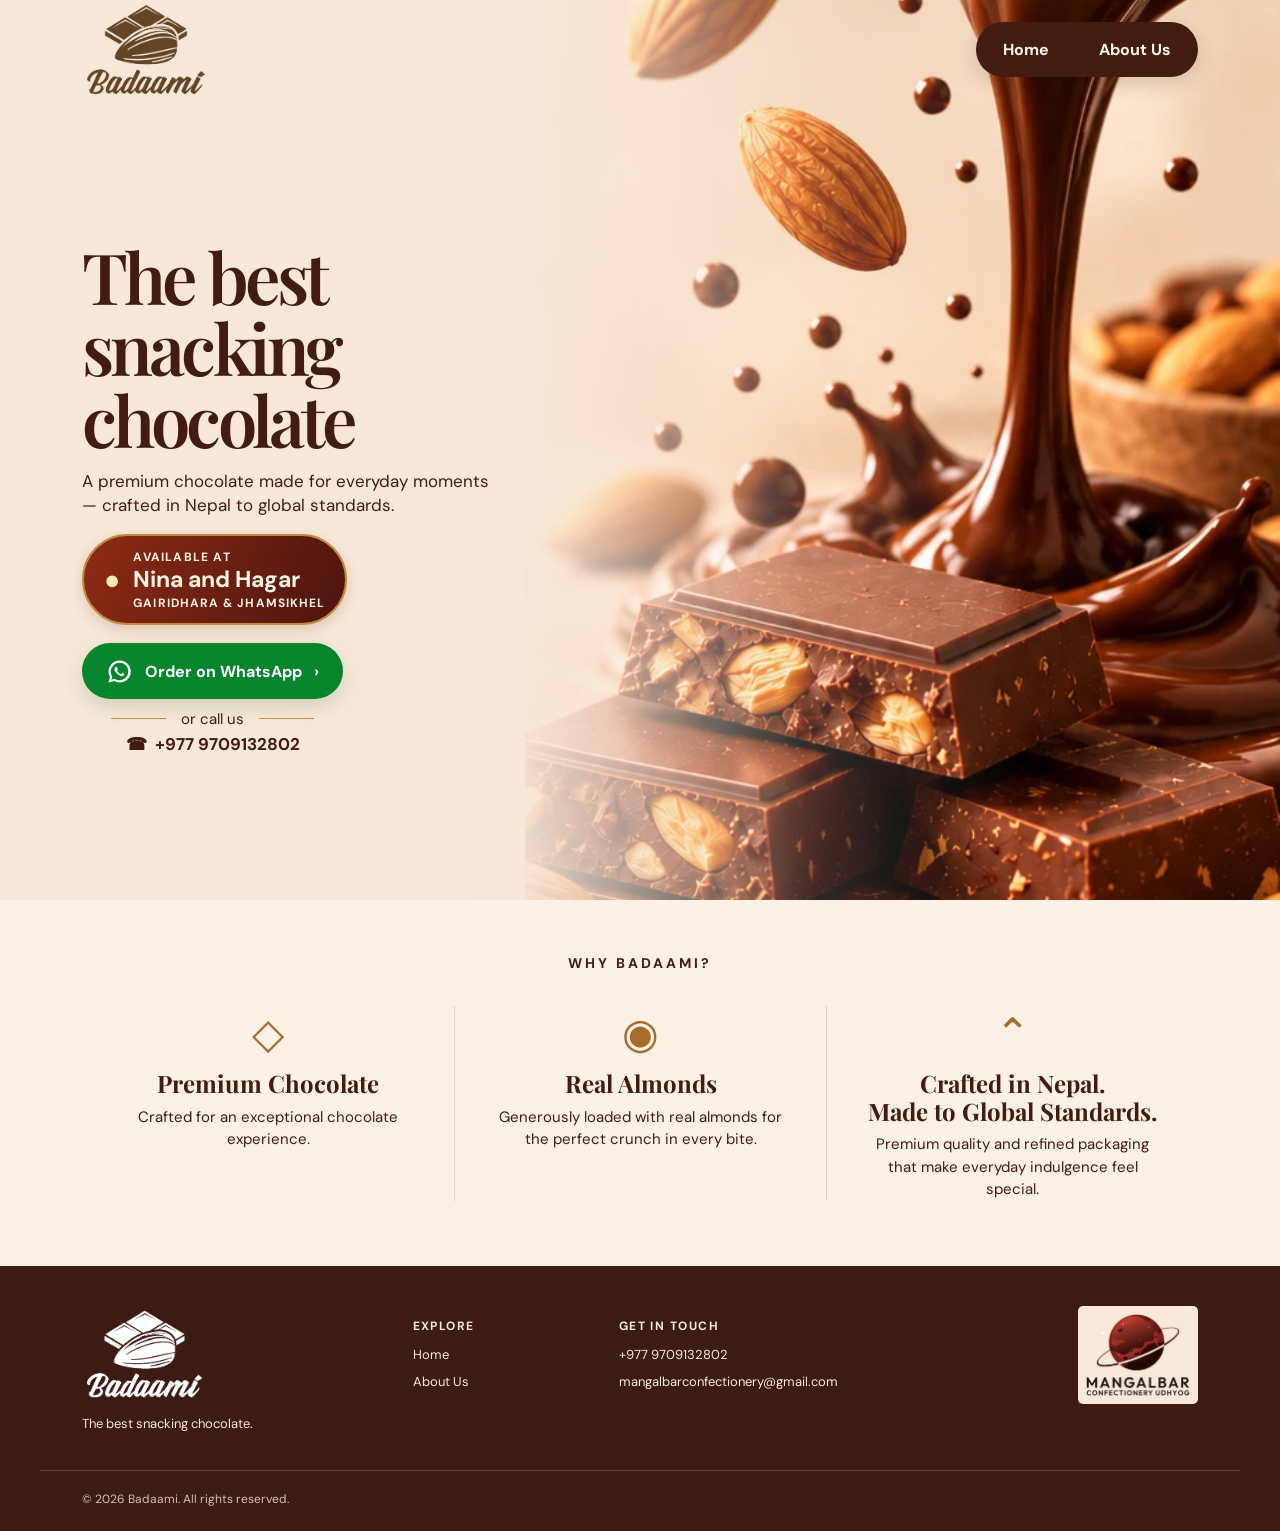
<file: index.html>
<!doctype html><html lang="en"><head><meta charset="utf-8"><meta name="viewport" content="width=device-width, initial-scale=1"><meta name="theme-color" content="#f8e9da"><meta name="description" content="Badaami almond chocolate, crafted in Nepal. Available at Nina and Hagar, Gairidhara and Jhamsikhel. Order on WhatsApp."><title>Badaami | Premium Snacking Chocolate Made in Nepal</title><link rel="preload" as="image" href="assets/chocolate-almond-hero.webp"><link rel="stylesheet" href="styles.css"></head><body><header class="header"><div class="wrap nav"><a href="index.html" aria-label="Badaami home"><img class="logo" src="assets/badami-logo-transparent.png" alt="Badaami"></a><button class="menu-toggle" aria-label="Toggle navigation" aria-expanded="false">☰</button><nav class="links" aria-label="Main navigation"><a href="index.html">Home</a><a href="about.html">About Us</a></nav></div></header><main><section class="hero"><div class="hero-photo" role="img" aria-label="Chocolate pouring over almond-filled chocolate pieces and whole almonds"></div><div class="wrap hero-inner"><div class="hero-copy"><div class="eyebrow">MADE IN NEPAL <span class="nepal-flag"><img src="assets/nepal-flag.svg" alt="Nepal flag" width="17" height="21"></span></div><h1>The best<br>snacking<br>chocolate</h1><p class="intro">A premium chocolate made for everyday moments — crafted in Nepal to global standards.</p><div class="stockist"><div class="pin" aria-hidden="true">●</div><div><span>AVAILABLE AT</span><strong>Nina and Hagar</strong><small>GAIRIDHARA &amp; JHAMSIKHEL</small></div></div><div class="order-group"><a class="wa-button" href="https://wa.me/9779709132802?text=Namaste%21%20I%20would%20like%20to%20order%20Badaami%20chocolate." target="_blank" rel="noopener noreferrer"><svg viewBox="0 0 32 32" aria-hidden="true"><path fill="currentColor" d="M16 3A13 13 0 0 0 4.7 22.4L3 29l6.8-1.8A13 13 0 1 0 16 3Zm0 23.4a10.4 10.4 0 0 1-5.3-1.5l-.4-.2-4 1 1.1-3.9-.3-.4A10.4 10.4 0 1 1 16 26.4Zm5.7-7.7c-.3-.2-1.7-.9-2-1-.3-.1-.5-.2-.7.2-.2.3-.8 1-.9 1.1-.2.1-.4.2-.7 0a8.5 8.5 0 0 1-2.5-1.5 9.5 9.5 0 0 1-1.7-2.1c-.2-.3 0-.5.1-.6l.5-.5c.1-.2.2-.3.3-.5.1-.2 0-.4 0-.5l-.9-2.2c-.2-.5-.5-.5-.7-.5h-.6c-.2 0-.5.1-.8.4-.3.3-1 1-1 2.4s1 2.8 1.2 3c.1.2 2 3 4.8 4.2.7.3 1.2.5 1.6.6.7.2 1.3.2 1.8.1.5-.1 1.7-.7 1.9-1.4.2-.7.2-1.2.1-1.4-.1-.2-.3-.3-.6-.4Z"/></svg>Order on WhatsApp <span aria-hidden="true">›</span></a><div class="call-line">or call us</div><a class="phone" href="tel:+9779709132802">☎ &nbsp;+977 9709132802</a></div></div></div></section><section class="why"><div class="wrap"><div class="section-label">WHY BADAAMI?</div><div class="features"><article><div class="feature-icon">◇</div><h2>Premium Chocolate</h2><p>Crafted for an exceptional chocolate experience.</p></article><article><div class="feature-icon">◉</div><h2>Real Almonds</h2><p>Generously loaded with real almonds for the perfect crunch in every bite.</p></article><article><div class="feature-icon">⌃</div><h2>Crafted in Nepal.<br>Made to Global Standards.</h2><p>Premium quality and refined packaging that make everyday indulgence feel special.</p></article></div></div></section></main><footer class="footer"><div class="wrap foot-grid"><div><img class="foot-logo" src="assets/badami-logo-transparent.png" alt="Badaami"><p>The best snacking chocolate.</p></div><div><h3>Explore</h3><a href="index.html">Home</a><a href="about.html">About Us</a></div><div><h3>Get in touch</h3><a href="tel:+9779709132802">+977 9709132802</a><a href="mailto:mangalbarconfectionery@gmail.com">mangalbarconfectionery@gmail.com</a></div><div><img class="maker" src="assets/mangalbar-logo-transparent.png" alt="Mangalbar Confectionery Udhyog"></div></div><div class="wrap copyright">© 2026 Badaami. All rights reserved.</div></footer><script src="script.js" defer></script></body></html>
</file>
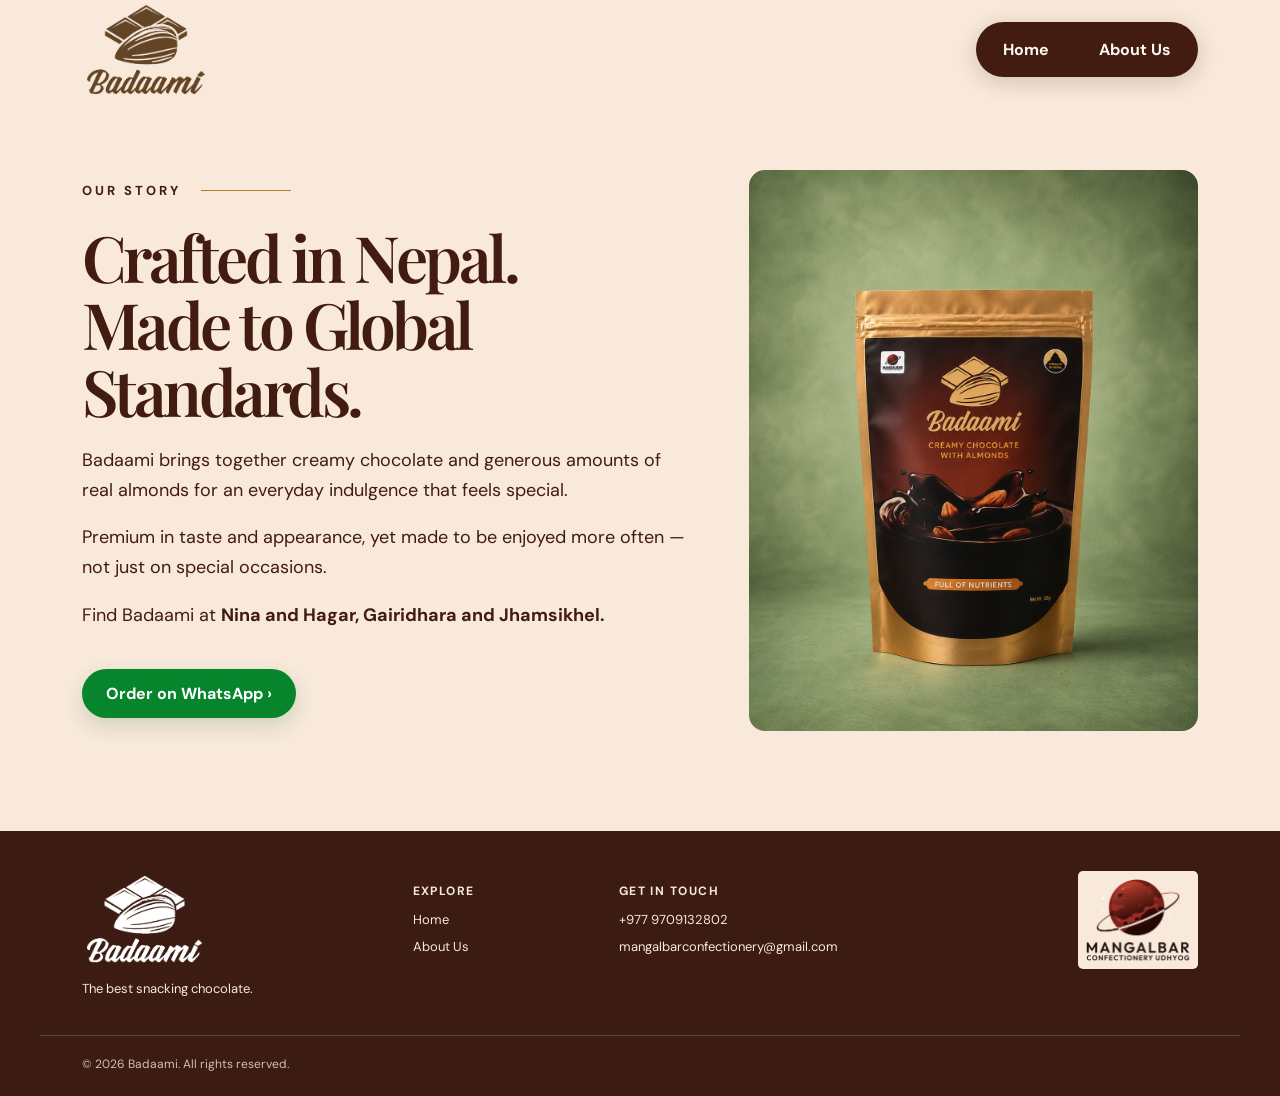
<file: about.html>
<!doctype html><html lang="en"><head><meta charset="utf-8"><meta name="viewport" content="width=device-width, initial-scale=1"><meta name="theme-color" content="#f8e9da"><meta name="description" content="Discover Badaami, a premium almond chocolate brand crafted in Nepal."><title>About Us | Badaami</title><link rel="stylesheet" href="styles.css"></head><body><header class="header"><div class="wrap nav"><a href="index.html" aria-label="Badaami home"><img class="logo" src="assets/badami-logo-transparent.png" alt="Badaami"></a><button class="menu-toggle" aria-label="Toggle navigation" aria-expanded="false">☰</button><nav class="links" aria-label="Main navigation"><a href="index.html">Home</a><a href="about.html">About Us</a></nav></div></header><main><section class="about-hero"><div class="wrap about-grid"><div><div class="eyebrow">OUR STORY <span></span></div><h1>Crafted in Nepal.<br>Made to Global Standards.</h1><p>Badaami brings together creamy chocolate and generous amounts of real almonds for an everyday indulgence that feels special.</p><p>Premium in taste and appearance, yet made to be enjoyed more often — not just on special occasions.</p><p>Find Badaami at <strong>Nina and Hagar, Gairidhara and Jhamsikhel.</strong></p><a class="wa-button" href="https://wa.me/9779709132802?text=Namaste%21%20I%20would%20like%20to%20order%20Badaami%20chocolate." target="_blank" rel="noopener noreferrer">Order on WhatsApp ›</a></div><img src="assets/badaami-product-pack.png" alt="Badaami creamy chocolate with almonds retail pouch"></div></section></main><footer class="footer"><div class="wrap foot-grid"><div><img class="foot-logo" src="assets/badami-logo-transparent.png" alt="Badaami"><p>The best snacking chocolate.</p></div><div><h3>Explore</h3><a href="index.html">Home</a><a href="about.html">About Us</a></div><div><h3>Get in touch</h3><a href="tel:+9779709132802">+977 9709132802</a><a href="mailto:mangalbarconfectionery@gmail.com">mangalbarconfectionery@gmail.com</a></div><div><img class="maker" src="assets/mangalbar-logo-transparent.png" alt="Mangalbar Confectionery Udhyog"></div></div><div class="wrap copyright">© 2026 Badaami. All rights reserved.</div></footer><script src="script.js" defer></script></body></html>
</file>
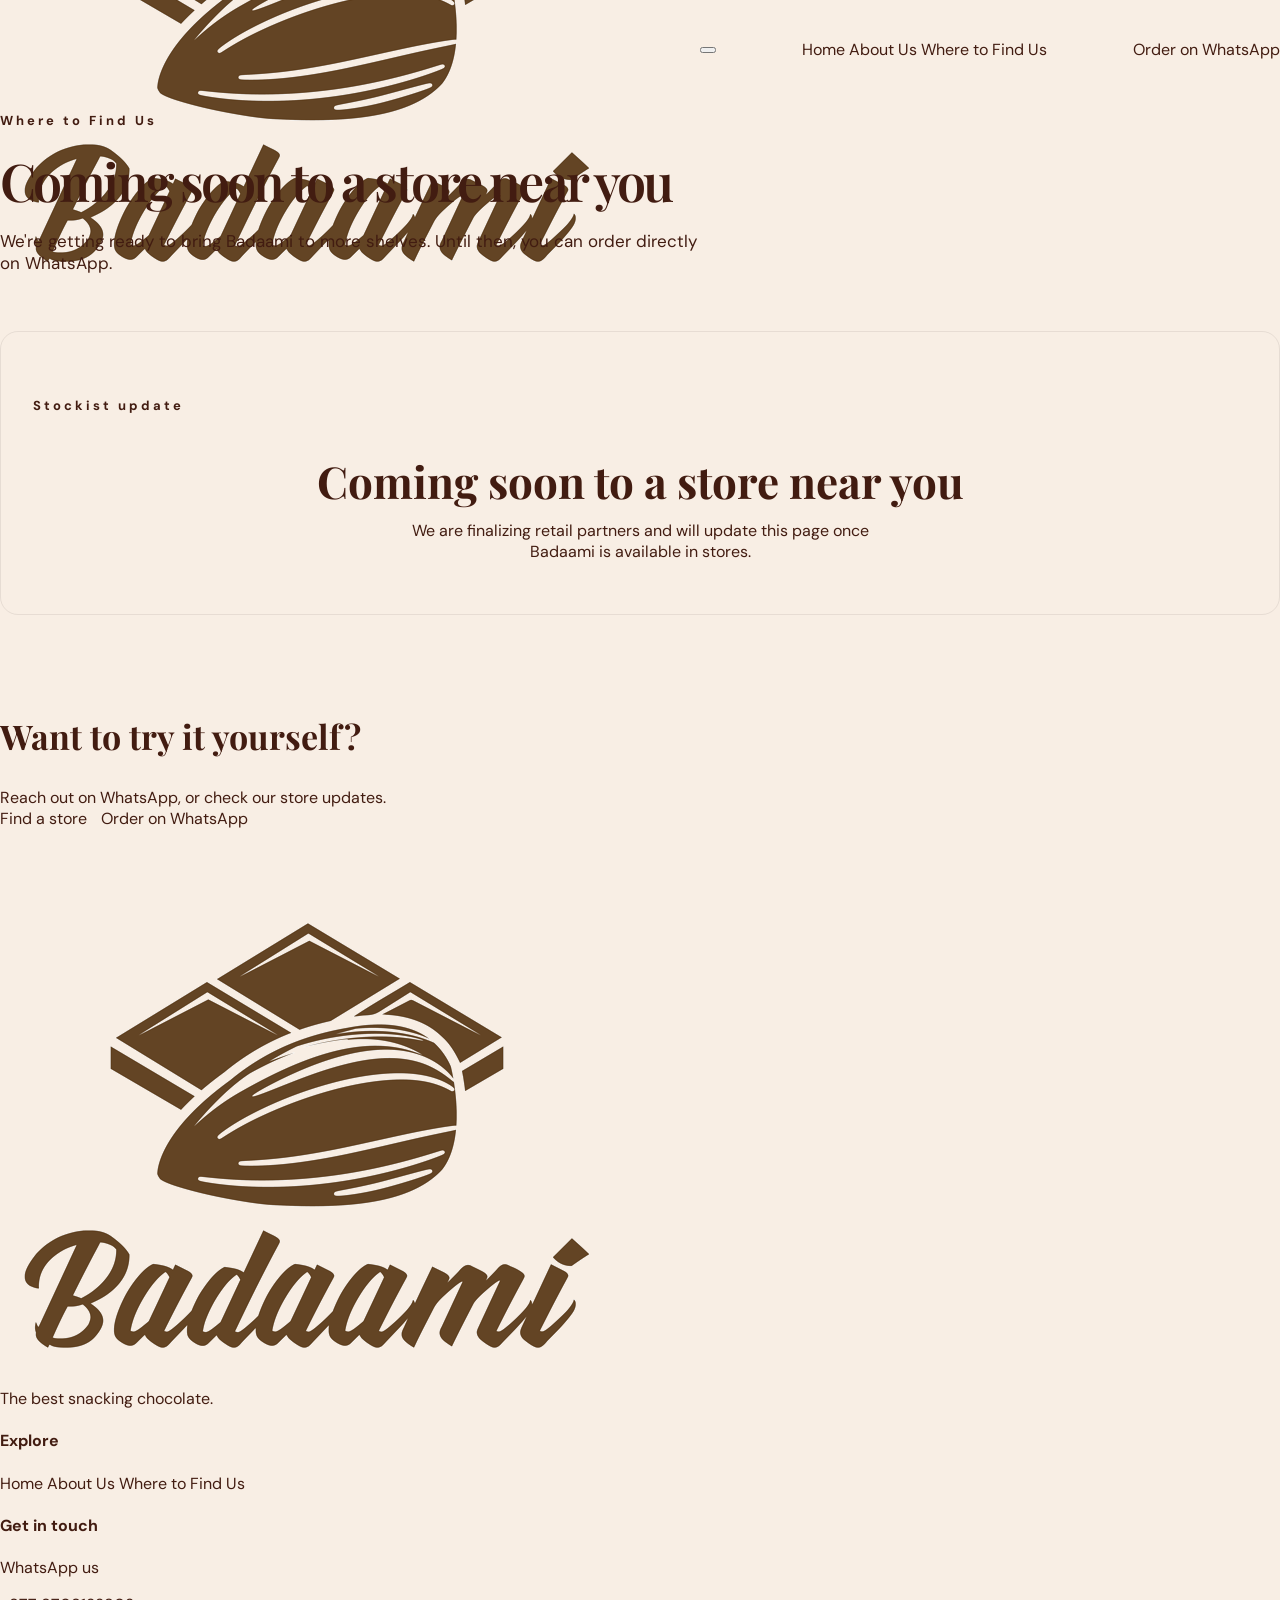
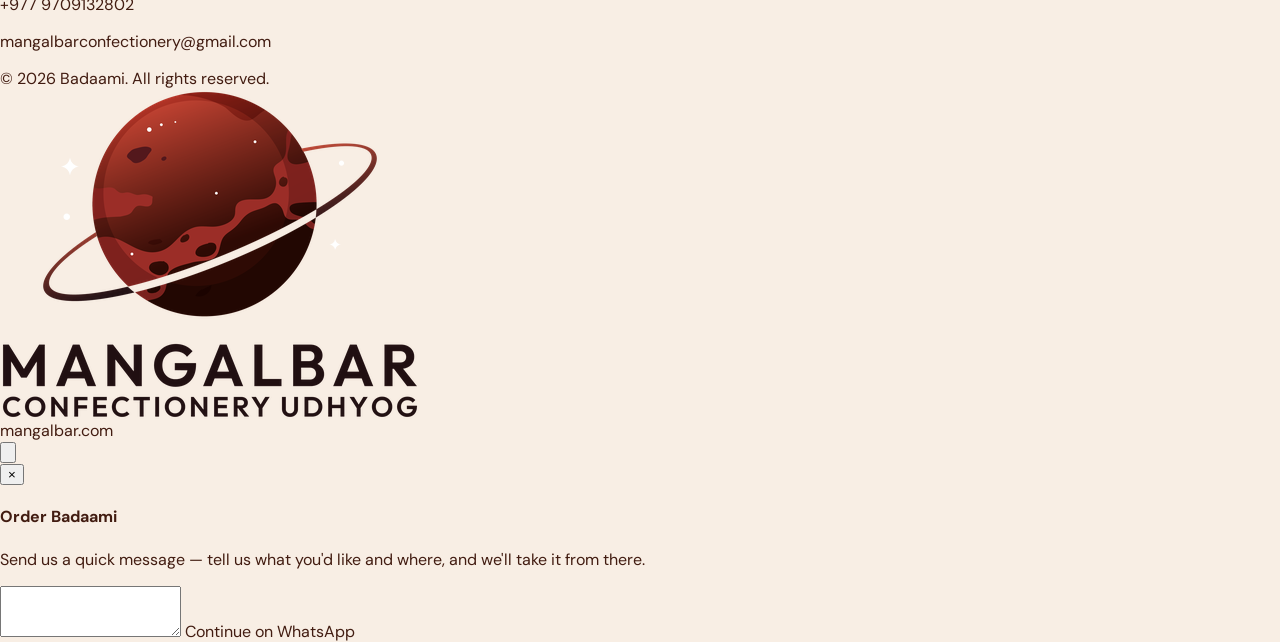
<file: find-us.html>
<!DOCTYPE html>
<html lang="en">
<head>
<meta charset="UTF-8">
<meta name="viewport" content="width=device-width, initial-scale=1.0">
<title>Where to Find Us — Badaami</title>
<meta name="description" content="Badaami is coming soon to a store near you. Order directly on WhatsApp for now.">
<link rel="stylesheet" href="styles.css">
</head>
<body>

<!-- ============ HEADER ============ -->
<header class="site-header">
  <nav class="nav container">
    <a href="index.html" class="brand">
      <img class="brand-logo" src="assets/badami-logo-transparent.png" alt="Badaami">
    </a>
    <button class="nav-toggle" aria-label="Toggle menu" aria-expanded="false">
      <span></span><span></span><span></span>
    </button>
    <div class="nav-links">
      <a href="index.html">Home</a>
      <a href="about.html">About Us</a>
      <a href="find-us.html" class="active">Where to Find Us</a>
    </div>
    <div class="nav-cta">
      <a href="#" class="btn btn-outline wa-open-trigger">Order on WhatsApp</a>
    </div>
  </nav>
</header>

<!-- ============ PAGE HERO ============ -->
<section style="padding-bottom:20px;">
  <div class="container" style="max-width:720px;">
    <p class="eyebrow" style="margin-bottom:16px;">Where to Find Us</p>
    <h1 style="font-size:clamp(32px,5vw,52px); color:var(--ink-cacao);">Coming soon to a store near you</h1>
    <p style="font-size:17px; color:var(--milk-choc); margin-top:16px;">
      We're getting ready to bring Badaami to more shelves. Until then, you can order directly on WhatsApp.
    </p>
  </div>
</section>

<!-- ============ STOCKIST LIST ============ -->
<section style="padding-top:20px;">
  <div class="container">
    <div style="background:var(--white-soft); border:1px solid rgba(36,21,18,.08); border-radius:18px; padding:52px 32px; text-align:center;">
      <p class="eyebrow" style="margin-bottom:14px;">Stockist update</p>
      <h2 style="font-size:clamp(28px,4vw,44px); margin-bottom:10px;">Coming soon to a store near you</h2>
      <p style="color:var(--milk-choc); max-width:520px; margin:0 auto;">We are finalizing retail partners and will update this page once Badaami is available in stores.</p>
    </div>
  </div>
</section>

<!-- ============ CTA BAND ============ -->
<section style="background:var(--ink-cacao); color:var(--parchment); padding:70px 0;">
  <div class="container grid-cta">
    <div style="max-width:500px;">
      <h2 style="color:var(--white-soft); font-size:clamp(26px,3.4vw,34px);">Want to try it yourself?</h2>
      <p style="color:var(--badaami-tan); margin:0;">Reach out on WhatsApp, or check our store updates.</p>
    </div>
    <div style="display:flex; gap:14px; flex-wrap:wrap;">
      <a href="find-us.html" class="btn btn-outline" style="border-color:var(--badaami-tan); color:var(--badaami-tan);">Find a store</a>
      <a href="#" class="btn btn-primary wa-open-trigger">Order on WhatsApp</a>
    </div>
  </div>
</section>

<!-- ============ FOOTER ============ -->
<footer class="site-footer">
  <div class="container">
    <div class="footer-grid">
      <div>
        <div class="footer-brand">
          <img class="footer-logo" src="assets/badami-logo-transparent.png" alt="Badaami">
        </div>
        <p class="footer-note">The best snacking chocolate.</p>
      </div>
      <div class="footer-col">
        <h4>Explore</h4>
        <a href="index.html">Home</a>
        <a href="about.html">About Us</a>
        <a href="find-us.html">Where to Find Us</a>
      </div>
      <div class="footer-col">
        <h4>Get in touch</h4>
        <a href="#" class="wa-open-trigger">WhatsApp us</a>
        <p>+977 9709132802</p>
        <p>mangalbarconfectionery@gmail.com</p>
      </div>
    </div>
    <div class="footer-bottom">
      <span>© 2026 Badaami. All rights reserved.</span>
      <span class="footer-credit">
        <img class="mangalbar-logo" src="assets/mangalbar-logo-transparent.png" alt="Mangalbar Confectionery Udhyog">
        <span>mangalbar.com</span>
      </span>
    </div>
  </div>
</footer>

<button class="wa-fab" aria-label="Order on WhatsApp" aria-expanded="false">
  <svg viewBox="0 0 32 32" fill="white" xmlns="http://www.w3.org/2000/svg">
    <path d="M16 3C9 3 3.3 8.6 3.3 15.5c0 2.4.7 4.7 1.9 6.7L3 29l7-2.1c1.9 1 4 1.6 6 1.6 7 0 12.7-5.6 12.7-12.5S23 3 16 3zm0 22.7c-1.9 0-3.7-.5-5.3-1.4l-.4-.2-4.2 1.2 1.2-4.1-.2-.4a10.1 10.1 0 0 1-1.6-5.4c0-5.7 4.7-10.3 10.5-10.3S26.5 9.8 26.5 15.5 21.8 25.7 16 25.7z"/>
    <path d="M21.1 18c-.3-.2-1.7-.9-2-1s-.5-.2-.7.2-.8 1-.9 1.1-.3.2-.6.1a8.4 8.4 0 0 1-2.5-1.6 9.3 9.3 0 0 1-1.7-2.1c-.2-.3 0-.5.1-.6l.4-.5.3-.4c.1-.2 0-.4 0-.5s-.7-1.6-.9-2.2-.5-.5-.7-.5h-.6c-.2 0-.5.1-.8.4-.3.3-1 1-1 2.4s1 2.8 1.2 3 2 3 4.8 4.2c.7.3 1.2.5 1.6.6a3.8 3.8 0 0 0 1.8.1c.5-.1 1.7-.7 1.9-1.4s.2-1.2.1-1.4-.2-.2-.5-.4z"/>
  </svg>
</button>

<div class="wa-panel">
  <button class="wa-panel-close" aria-label="Close">×</button>
  <div class="wa-panel-head">
    <span class="dot"></span>
    <h4>Order Badaami</h4>
  </div>
  <p>Send us a quick message — tell us what you'd like and where, and we'll take it from there.</p>
  <textarea class="wa-message" rows="3"></textarea>
  <a href="#" class="btn wa-send">Continue on WhatsApp</a>
</div>

<script src="script.js"></script>
</body>
</html>
</file>
<file: styles.css>
@import url('https://fonts.googleapis.com/css2?family=DM+Sans:wght@400;500;600;700&family=Playfair+Display:wght@500;600;700&display=swap');:root{--brown:#421c11;--cream:#f8e9da;--gold:#b9772d}*{box-sizing:border-box}html{scroll-behavior:smooth}body{margin:0;background:#f8eee4;color:var(--brown);font-family:'DM Sans',Arial,sans-serif}a{color:inherit;text-decoration:none}img{max-width:100%;display:block}.wrap{max-width:1200px;margin:auto;padding:0 42px}.header{position:absolute;top:0;left:0;right:0;z-index:10}.nav{height:130px;display:flex;align-items:center;justify-content:space-between}.logo{width:155px}.links{display:flex;gap:50px;align-items:center;font-weight:600}.links a{padding:8px 0}.links a:hover,.links a:focus-visible{border-bottom:2px solid var(--gold)}.menu-toggle{display:none}.hero{min-height:850px;min-height:100svh;position:relative;isolation:isolate;background:radial-gradient(ellipse at 55% 30%,#fce6d5,#f6e0cb 70%);overflow:hidden}.hero-photo{position:absolute;z-index:-2;right:0;top:0;bottom:0;width:59%;background:url('assets/chocolate-almond-hero.webp') center 55%/cover no-repeat}.hero:after{content:'';position:absolute;z-index:-1;inset:0;background:linear-gradient(90deg,#f8e8d9 0%,#f8e8d9 34%,rgba(248,232,217,.94) 41%,rgba(248,232,217,.18) 63%,transparent 80%);pointer-events:none}.hero-inner{min-height:850px;min-height:100svh;display:flex;align-items:center;padding-top:145px;padding-bottom:70px}.hero-copy{max-width:570px}.eyebrow{display:flex;align-items:center;gap:20px;font-size:13px;letter-spacing:.23em;font-weight:700}.eyebrow span{height:1px;width:90px;background:var(--gold)}h1,h2{font-family:'Playfair Display',Georgia,serif}h1{font-size:clamp(60px,6.3vw,99px);line-height:1.04;letter-spacing:-.055em;font-weight:600;margin:25px 0 22px}.intro{font-size:19px;line-height:1.5;max-width:420px;margin:0 0 23px}.stockist{display:flex;gap:20px;align-items:center;width:max-content;max-width:100%;padding:14px 26px;background:linear-gradient(115deg,#8e2b15,#4b140d);border:2px solid #c48a3b;border-radius:65px;color:#fff4e2;box-shadow:0 5px 14px #542c162b}.stockist .pin{font-size:35px;color:#ffe7ba;line-height:1}.stockist span,.stockist small,.stockist strong{display:block}.stockist span{font-size:12px;font-weight:700;letter-spacing:.1em}.stockist strong{font-size:24px;line-height:1.3}.stockist small{font-size:12px;letter-spacing:.09em;font-weight:700}.order-group{margin-top:23px;width:max-content;max-width:100%;text-align:center}.wa-button{display:inline-flex;align-items:center;justify-content:center;gap:12px;background:#07852d;color:white;border-radius:45px;padding:17px 28px;font-size:18px;font-weight:700;box-shadow:0 8px 20px #0a602029;transition:background .2s,transform .2s}.wa-button:hover{background:#056b25;transform:translateY(-2px)}.wa-button svg{height:27px;width:27px}.call-line{margin:13px auto 6px;display:flex;align-items:center;gap:15px;justify-content:center;font-size:15px}.call-line:before,.call-line:after{content:'';height:1px;width:55px;background:#c68e52}.phone{font-size:19px;font-weight:700}.phone:hover{text-decoration:underline}.why{padding:54px 0 65px;background:#fbf1e7}.section-label{text-align:center;letter-spacing:.22em;font-size:14px;font-weight:700;margin-bottom:34px}.features{display:grid;grid-template-columns:repeat(3,1fr);text-align:center}.features article{padding:0 34px}.features article+article{border-left:1px solid #e7d1ba}.feature-icon{font-size:42px;color:#a96b2b;height:56px}.features h2{font-size:24px;line-height:1.15;margin:8px 0}.features p{font-size:15px;line-height:1.5;margin:0}.footer{background:#3b1b12;color:#f7e9db;padding:40px 0 24px}.foot-grid{display:grid;grid-template-columns:1.2fr .7fr 1.4fr .8fr;gap:32px;align-items:start}.foot-logo{width:125px;filter:brightness(0) invert(1)}.foot-grid p{font-size:13px}.foot-grid h3{font-size:12px;text-transform:uppercase;letter-spacing:.12em}.foot-grid a{display:block;font-size:13px;margin:10px 0;overflow-wrap:anywhere}.maker{max-width:120px;background:#f8e9da;padding:8px;border-radius:5px;margin-left:auto}.copyright{border-top:1px solid #ffffff30;padding-top:20px;margin-top:25px;font-size:12px;color:#d9bdae}.about-hero{padding:170px 0 100px;background:#f8e9da}.about-grid{display:grid;grid-template-columns:1.15fr .85fr;gap:60px;align-items:center}.about-grid h1{font-size:clamp(42px,5vw,70px)}.about-grid p{font-size:18px;line-height:1.65}.about-grid img{width:100%;border-radius:16px}.about-grid .wa-button{margin-top:20px}@media(max-width:800px){.wrap{padding:0 23px}.nav{height:100px}.logo{width:120px}.menu-toggle{display:block;background:transparent;border:0;font-size:27px;color:var(--brown);cursor:pointer}.links{display:none;position:absolute;top:90px;right:20px;left:20px;background:#fff7ef;padding:18px 22px;box-shadow:0 12px 30px #391a1526;flex-direction:column;align-items:flex-start;gap:10px}.links.open{display:flex}.hero{min-height:850px}.hero-inner{min-height:850px;align-items:flex-end;padding-top:130px;padding-bottom:45px}.hero-photo{width:100%;height:60%;bottom:auto;background-position:center 45%}.hero:after{background:linear-gradient(0deg,#f8e8d9 0%,#f8e8d9 38%,rgba(248,232,217,.95) 49%,rgba(248,232,217,.2) 77%)}.hero-copy{width:100%}h1{font-size:clamp(52px,10vw,74px);margin:17px 0}.intro{font-size:16px;max-width:390px}.stockist{padding:12px 17px;gap:12px}.stockist strong{font-size:20px}.stockist small{font-size:10px}.wa-button{font-size:16px;padding:14px 20px}.features{grid-template-columns:1fr;gap:26px}.features article+article{border-left:0;border-top:1px solid #e7d1ba;padding-top:26px}.foot-grid{grid-template-columns:1fr 1fr}.maker{margin-left:0}.about-grid{grid-template-columns:1fr}.about-hero{padding-top:135px}.about-grid img{max-width:440px}}@media(max-width:420px){.hero{min-height:830px}.hero-inner{min-height:830px}.stockist strong{font-size:18px}.eyebrow{font-size:11px}h1{font-size:51px}.phone{font-size:17px}.foot-grid{grid-template-columns:1fr}}

/* Responsive first-screen layout: content sized to the available viewport. */
.hero{min-height:100svh;height:auto}
.hero-inner{min-height:100svh;padding-top:clamp(96px,12svh,125px);padding-bottom:clamp(18px,3svh,32px);display:flex;align-items:center}
@media(min-width:801px){
 .nav{height:clamp(78px,11svh,110px)}
 .logo{width:clamp(112px,10vw,145px)}
 .hero-copy{max-width:540px}
 .hero-copy h1{font-size:clamp(43px,min(5.5vw,8svh),78px);line-height:1.02;margin:clamp(9px,1.6svh,19px) 0}
 .intro{font-size:clamp(14px,1.35vw,17px);line-height:1.4;margin-bottom:clamp(11px,1.8svh,20px)}
 .stockist{padding:clamp(9px,1.4svh,14px) 20px;gap:13px}
 .stockist strong{font-size:clamp(19px,2.6svh,23px)}
 .stockist .pin{font-size:27px}
 .order-group{margin-top:clamp(12px,2svh,22px)}
 .wa-button{padding:clamp(11px,1.6svh,15px) 24px;font-size:16px}
 .call-line{margin:clamp(7px,1.1svh,12px) auto 4px}
 .phone{font-size:17px}
}
@media(max-width:800px){
 .nav{height:clamp(62px,9svh,80px)}
 .logo{width:100px}
 .links{top:68px}
 .hero{min-height:100svh;height:auto;overflow:hidden}
 .hero-inner{min-height:100svh;height:auto;display:flex;align-items:stretch;justify-content:center;padding-top:clamp(78px,12svh,108px);padding-bottom:clamp(18px,4svh,40px)}
 .hero-copy{width:100%;max-width:450px;display:flex;flex-direction:column;align-items:center;justify-content:space-evenly;text-align:center;margin-inline:auto;gap:clamp(10px,2svh,24px)}
 .hero-photo{width:100%;height:100%;bottom:0;background-position:64% center}
 .hero:after{background:linear-gradient(90deg,rgba(248,232,217,.97),rgba(248,232,217,.87) 62%,rgba(248,232,217,.56))}
 .eyebrow{justify-content:center;font-size:11px;gap:12px}
 .eyebrow span{width:36px}
 .hero-copy h1{font-size:clamp(38px,min(10.5vw,6.5svh),59px);line-height:1.04;margin:0}
 .intro{font-size:clamp(13px,1.9svh,16px);line-height:1.4;max-width:340px;margin:0}
 .stockist{margin:0 auto;padding:clamp(10px,1.7svh,15px) 17px;gap:12px;border-radius:25px;text-align:left}
 .stockist .pin{font-size:24px}
 .stockist strong{font-size:clamp(18px,2.8svh,23px)}
 .stockist small{font-size:10px;letter-spacing:.035em}
 .order-group{margin:0 auto;text-align:center}
 .wa-button{font-size:clamp(15px,2.1svh,17px);padding:clamp(12px,1.8svh,16px) 23px}
 .wa-button svg{width:23px;height:23px}
 .call-line{margin:clamp(9px,1.5svh,15px) auto 5px}
 .phone{font-size:clamp(16px,2.3svh,19px)}
}
@media(max-width:800px) and (max-height:680px){
 .hero-inner{padding-top:72px;padding-bottom:12px}
 .hero-copy{gap:8px}
 .hero-copy h1{font-size:clamp(32px,min(9vw,6.1svh),43px)}
 .intro{font-size:12px;line-height:1.25}
 .stockist{padding:8px 13px}
 .wa-button{padding:10px 18px}
}
@media(min-width:801px) and (max-height:660px){
 .hero-inner{padding-top:78px;padding-bottom:12px}
 .hero-copy h1{font-size:clamp(38px,6.7svh,58px)}
 .intro{font-size:14px;margin-bottom:9px}
 .stockist{padding:8px 16px}
 .order-group{margin-top:10px}
 .wa-button{padding:10px 18px}
}

/* Desktop-only polish: keep the approved mobile layout unchanged. */
@media (min-width: 801px) {
  .hero-copy > .eyebrow { display: none; }
  .header .links {
    gap: 10px;
    padding: 7px;
    border-radius: 999px;
    background: #421c11;
    box-shadow: 0 5px 22px rgba(40, 17, 10, .18);
  }
  .header .links a {
    color: #fff8ed;
    padding: 10px 20px;
    border-radius: 999px;
    font-weight: 700;
    text-shadow: none;
  }
  .header .links a:hover,
  .header .links a:focus-visible {
    color: #421c11;
    background: #f8e9da;
    border-bottom: 0;
    outline-offset: 3px;
  }
}

/* Mobile: remove decorative rule following MADE IN NEPAL. */
@media (max-width: 800px) { .hero-copy > .eyebrow span { display: none; } }

/* Center MADE IN NEPAL on mobile without changing other layouts. */
@media (max-width: 800px) { .hero-copy > .eyebrow { width: 100%; justify-content: center; text-align: center; } }

/* Cinematic image reveal: visual effects only; no layout/spacing changes. */
@media (max-width: 800px) {
  /* Let the chocolate show through, while retaining a readable warm wash. */
  .hero:after {
    background: linear-gradient(180deg, rgba(248,232,217,.72) 0%, rgba(248,232,217,.79) 44%, rgba(248,232,217,.88) 100%);
    animation: badaami-overlay-settle 1.8s ease-out both;
  }
  .hero-photo { animation: badaami-photo-arrive 1.8s ease-out both; }
  /* Content starts readable and interactive, then settles into full contrast. */
  .hero-copy > .eyebrow, .hero-copy > h1, .hero-copy > .intro,
  .hero-copy > .stockist, .hero-copy > .order-group {
    animation: badaami-content-settle 1.6s ease-out both;
  }
  .hero-copy > .order-group { animation-duration: 1.2s; }
}
@keyframes badaami-photo-arrive { from { filter: saturate(1.12) contrast(1.07); } to { filter: saturate(1.04) contrast(1.03); } }
@keyframes badaami-overlay-settle {
  from { opacity: .68; }
  to { opacity: 1; }
}
@keyframes badaami-content-settle {
  from { opacity: .82; }
  to { opacity: 1; }
}
@media (prefers-reduced-motion: reduce) {
  .hero:after, .hero-photo, .hero-copy > .eyebrow, .hero-copy > h1,
  .hero-copy > .intro, .hero-copy > .stockist, .hero-copy > .order-group {
    animation: none !important;
  }
}

/* Small Nepal flag beside the mobile origin label; no changes to layout spacing. */
@media (max-width: 800px) {
  .hero-copy > .eyebrow span.nepal-flag { display: inline-block; font-size: 16px; line-height: 1; margin-left: 3px; }
}

/* Flag is an SVG, not an OS-dependent emoji. Override the original decorative rule. */
.hero-copy > .eyebrow span.nepal-flag { display: inline-flex; flex: 0 0 auto; align-items: center; justify-content: center; width: 17px; height: 21px; margin: 0; background: none; }
.hero-copy > .eyebrow span.nepal-flag img { display: block; width: 17px; height: 21px; max-width: none; }
@media (max-width: 800px) {
  .hero-copy > .eyebrow { gap: 6px; white-space: nowrap; }
  .hero-copy > .eyebrow span.nepal-flag { width: 17px; height: 21px; margin: 0; }
}
</file>
